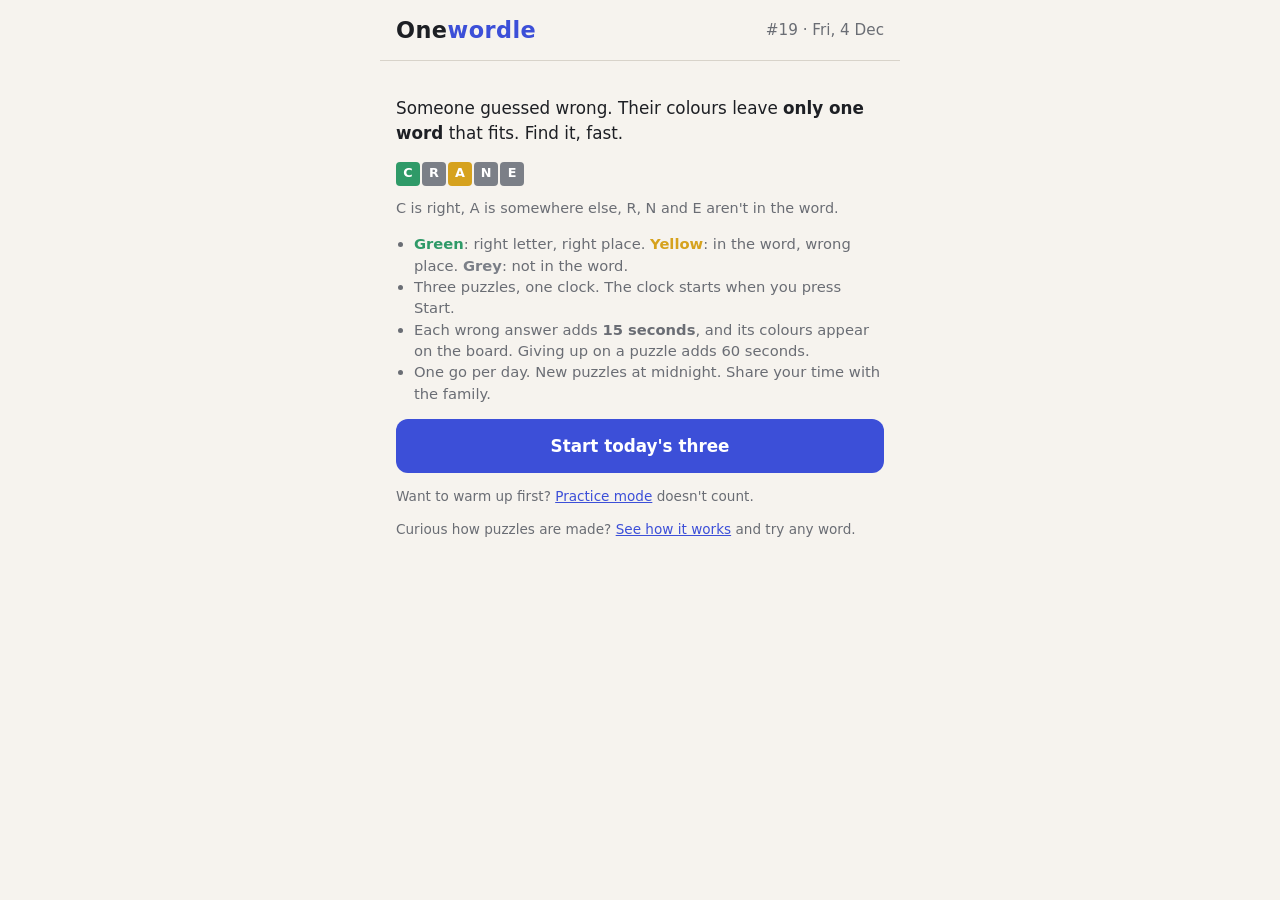
<file: docs/index.html>
<!doctype html>
<html lang="en">
<head>
<meta charset="utf-8">
<meta name="viewport" content="width=device-width, initial-scale=1, viewport-fit=cover">
<title>Onewordle</title>
<meta name="description" content="Three five-letter puzzles a day. One wrong guess, one possible answer. Fastest time wins.">
<meta property="og:title" content="Onewordle">
<meta property="og:description" content="One wrong guess, one possible answer. Three a day. Fastest time wins.">
<meta name="theme-color" content="#3c4fd8">
<link rel="icon" href="favicon.ico" sizes="48x48">
<link rel="apple-touch-icon" href="apple-touch-icon.png">
<link rel="stylesheet" href="style.css">
</head>
<body class="daily">
<header>
  <h1>One<span>wordle</span></h1>
  <div class="hud">
    <span id="dayLabel"></span>
    <span id="clock" class="clock" hidden>0:00</span>
  </div>
</header>

<section id="intro" class="panel">
  <p class="lead">Someone guessed wrong. Their colours leave <b>only one word</b> that fits. Find it, fast.</p>
  <div class="example" id="example"></div>
  <ul class="rules">
    <li><b class="g">Green</b>: right letter, right place. <b class="y">Yellow</b>: in the word, wrong place. <b class="x">Grey</b>: not in the word.</li>
    <li>Three puzzles, one clock. The clock starts when you press Start.</li>
    <li>Each wrong answer adds <b>15 seconds</b>, and its colours appear on the board. Giving up on a puzzle adds 60 seconds.</li>
    <li>One go per day. New puzzles at midnight. Share your time with the family.</li>
  </ul>
  <button id="start" class="primary big-btn">Start today's three</button>
  <p class="small muted">Want to warm up first? <a href="practice.html">Practice mode</a> doesn't count.</p>
  <p class="small muted">Curious how puzzles are made? <a href="how.html">See how it works</a> and try any word.</p>
</section>

<main id="play" hidden>
  <div class="progress" id="progress"></div>
  <div id="board"></div>
  <div id="msg" role="status" aria-live="polite"></div>
  <div id="kb"></div>
  <div class="row-actions"><button id="giveup">Give up on this one (+60s)</button></div>
</main>

<section id="done" class="panel" hidden>
  <div class="total"><span class="muted">Today's time</span><b id="total">0:00.0</b></div>
  <div id="splits"></div>
  <button id="share" class="primary big-btn">Share with the family</button>
  <pre id="shareText" class="share-text"></pre>
  <div class="mystats" id="mystats"></div>
  <p class="muted small" id="nextIn"></p>
  <p class="small"><a href="practice.html">Practice mode</a> · <a href="how.html">How it works</a></p>
</section>

<div id="toast" role="status" aria-live="polite" hidden></div>

<script src="words.js"></script>
<script src="schedule.js"></script>
<script src="today.js"></script>
</body>
</html>
</file>
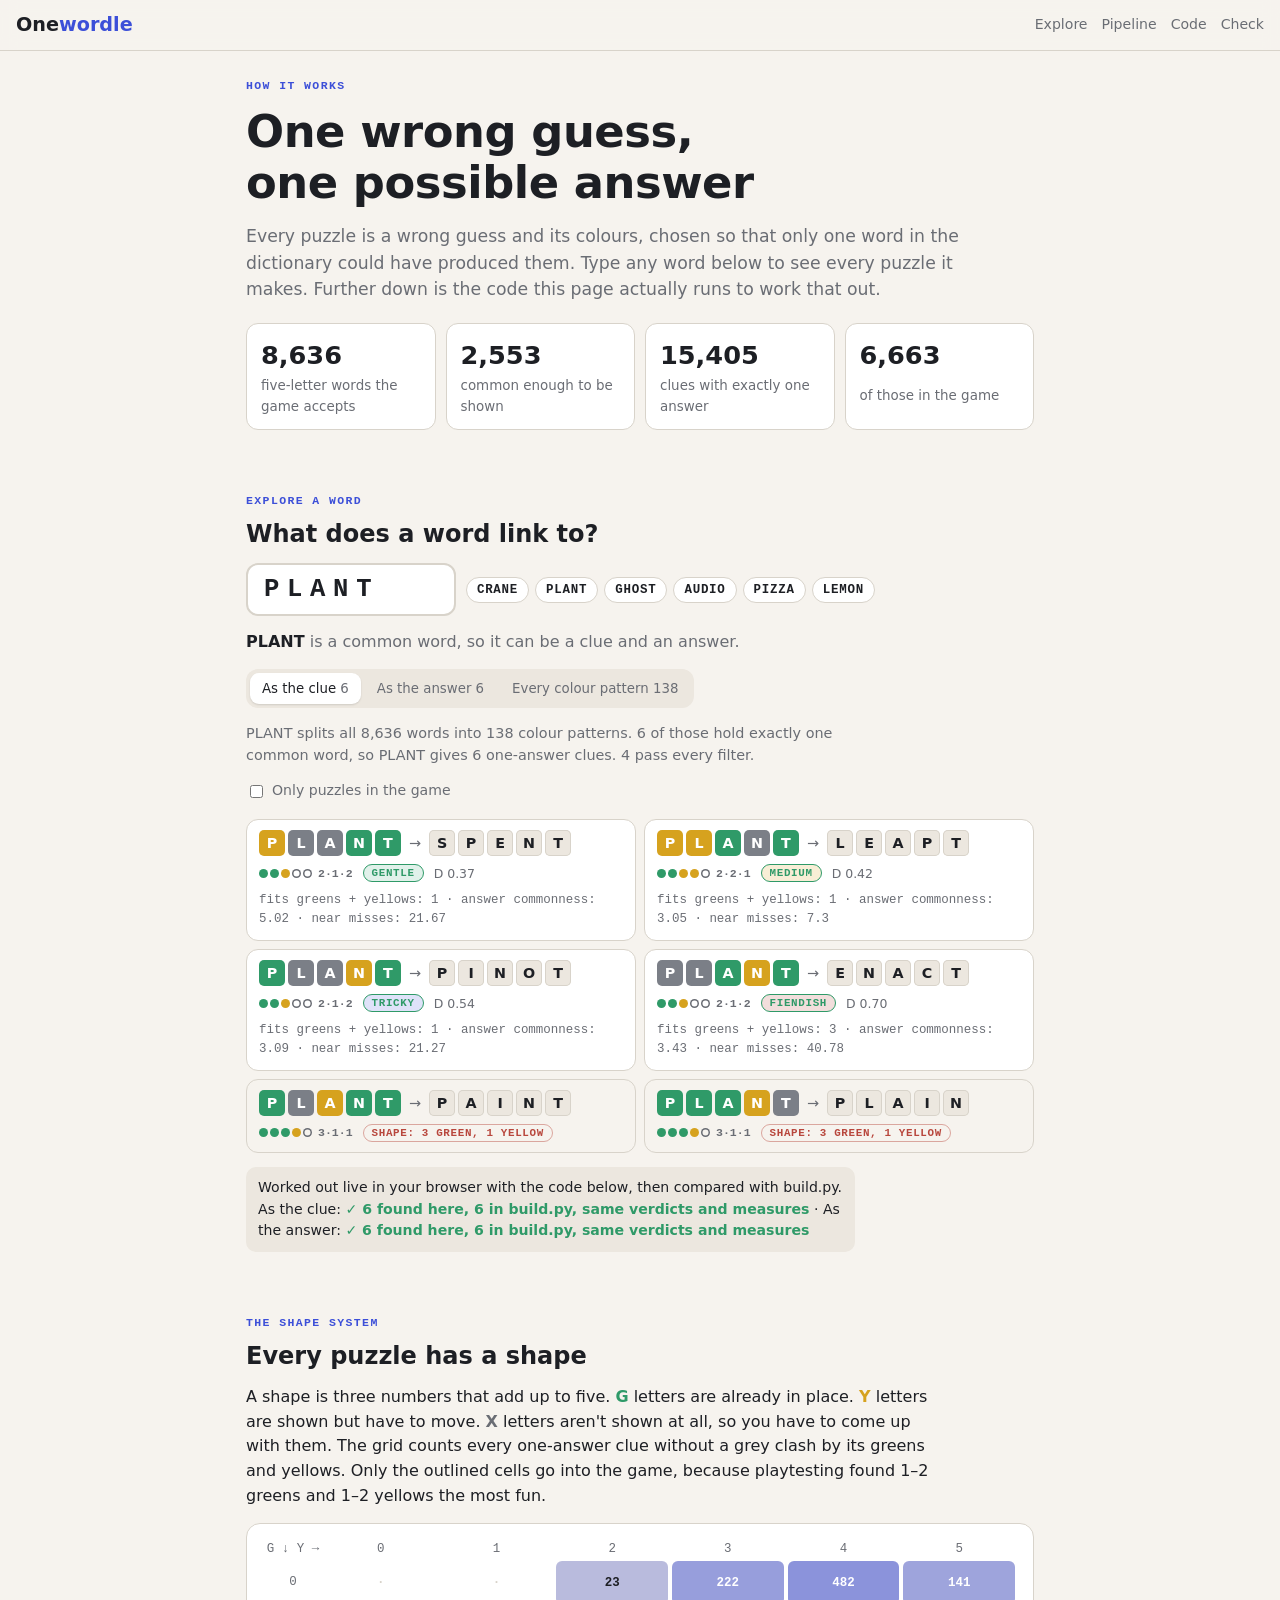
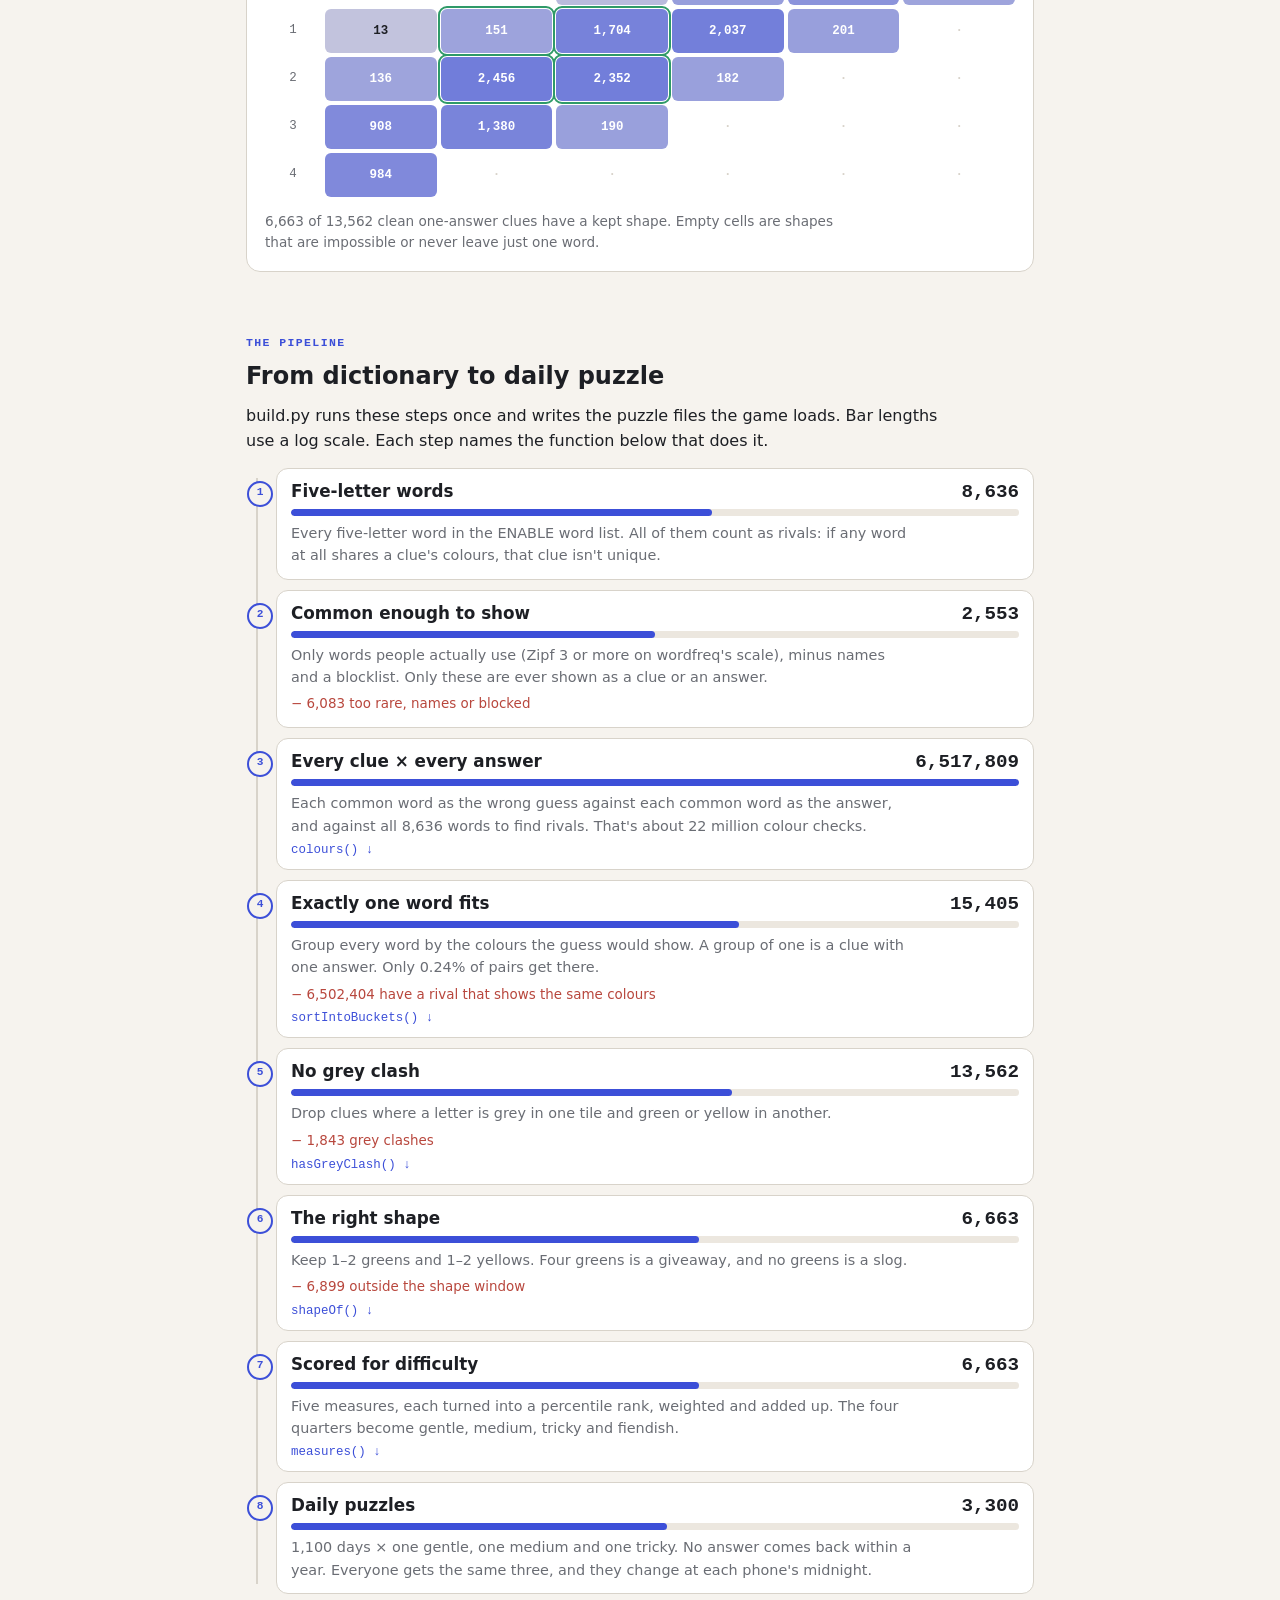
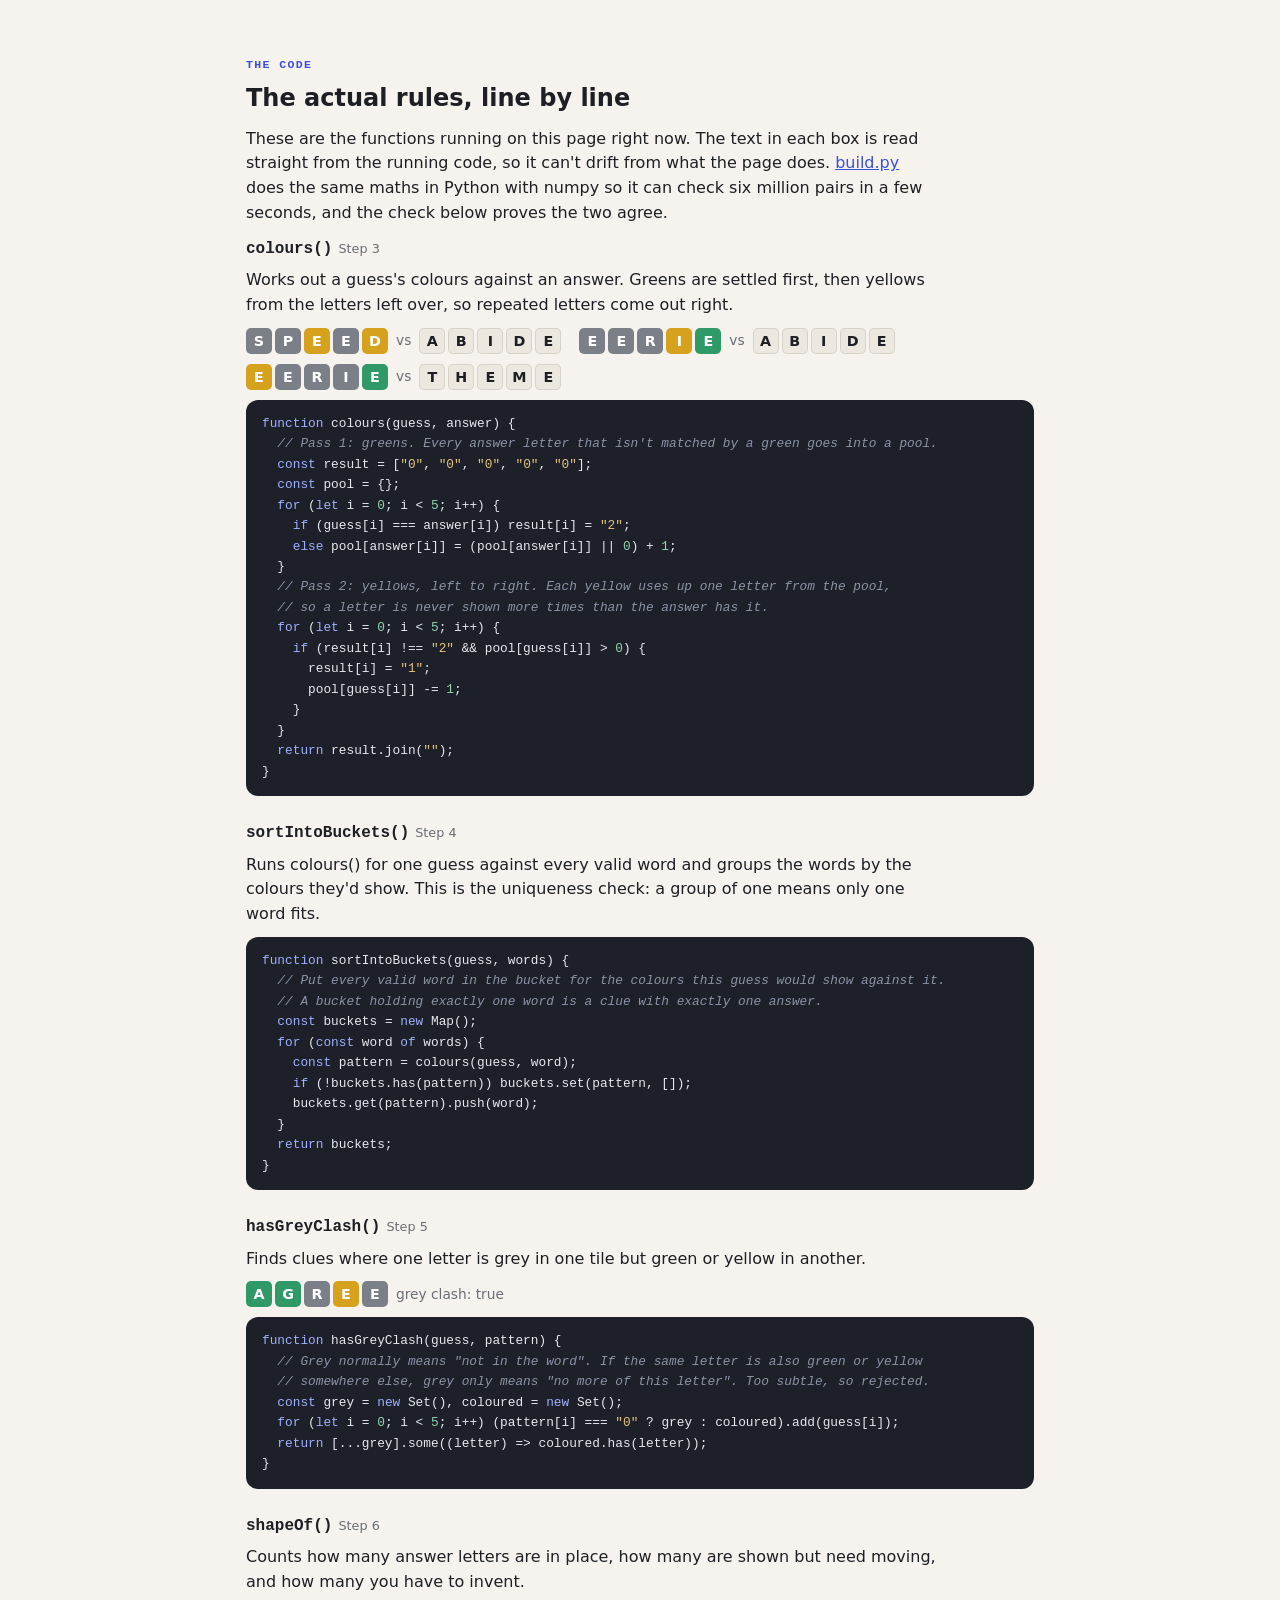
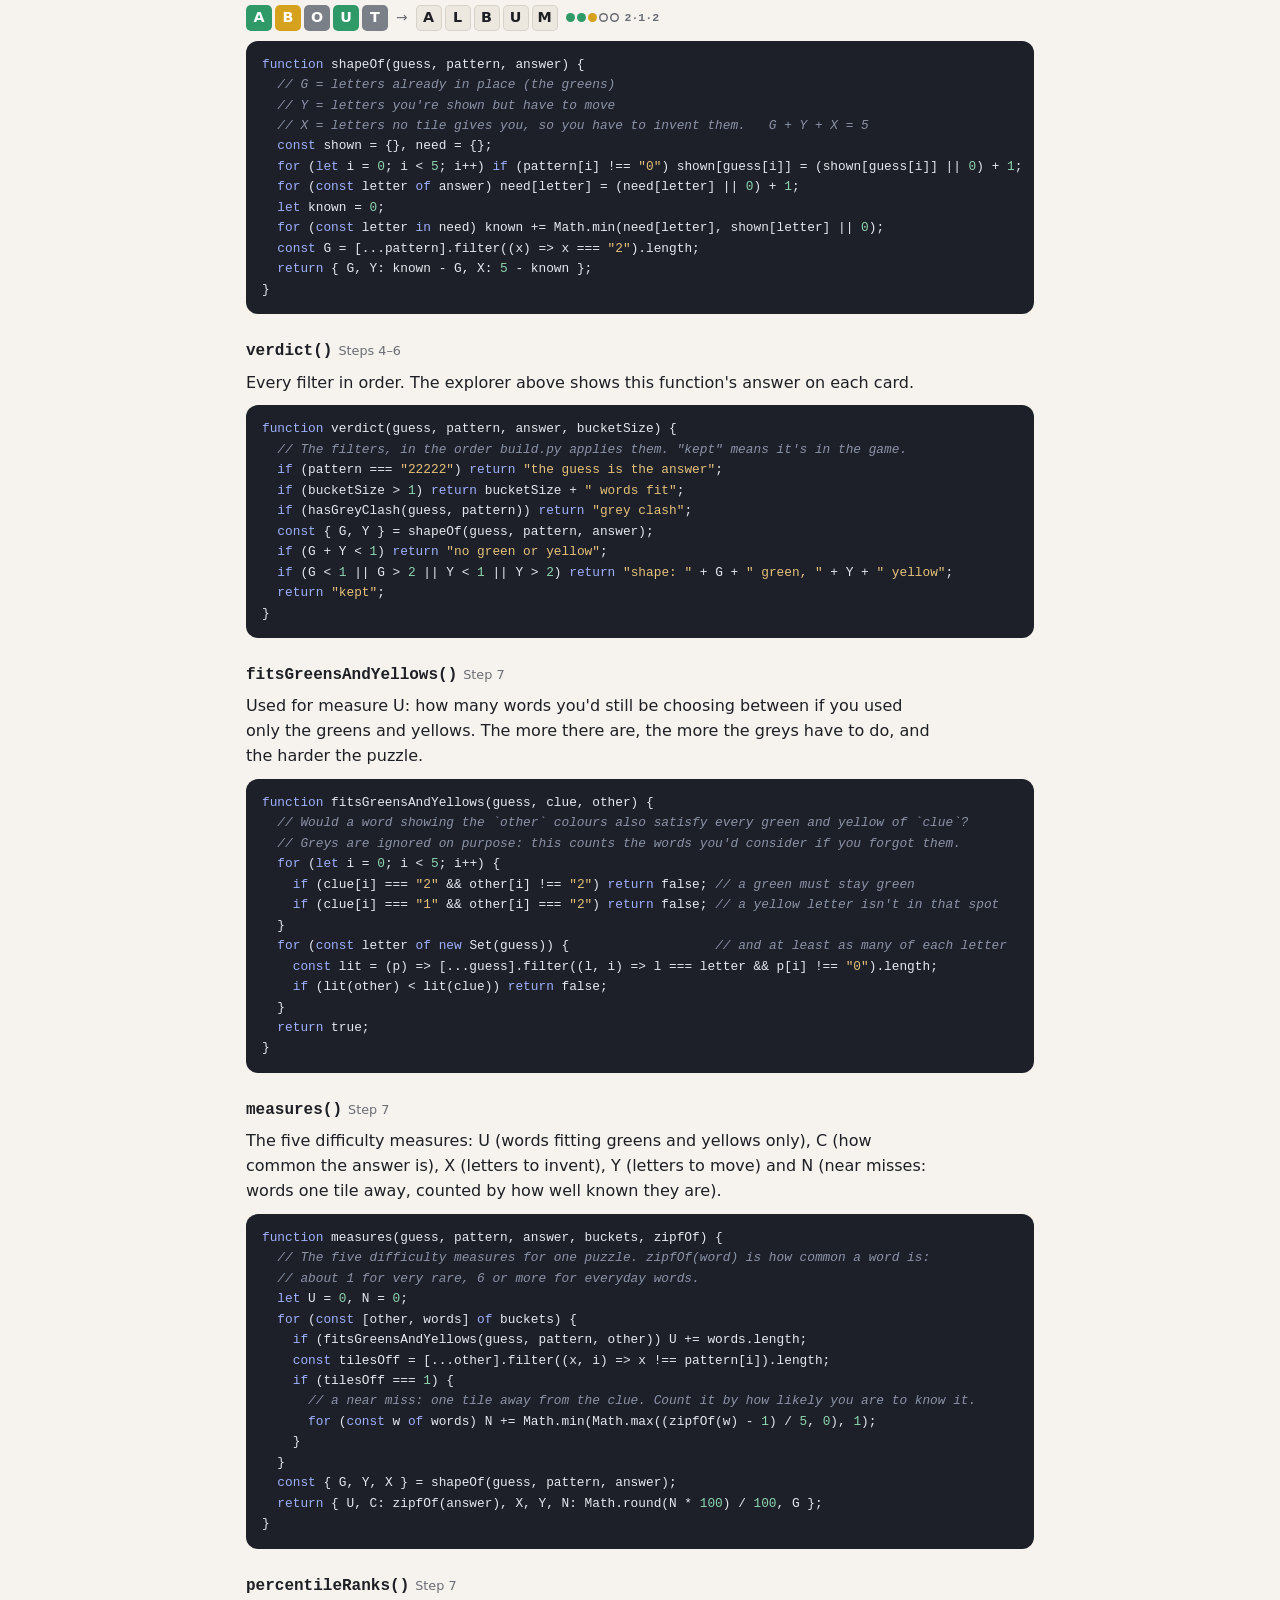
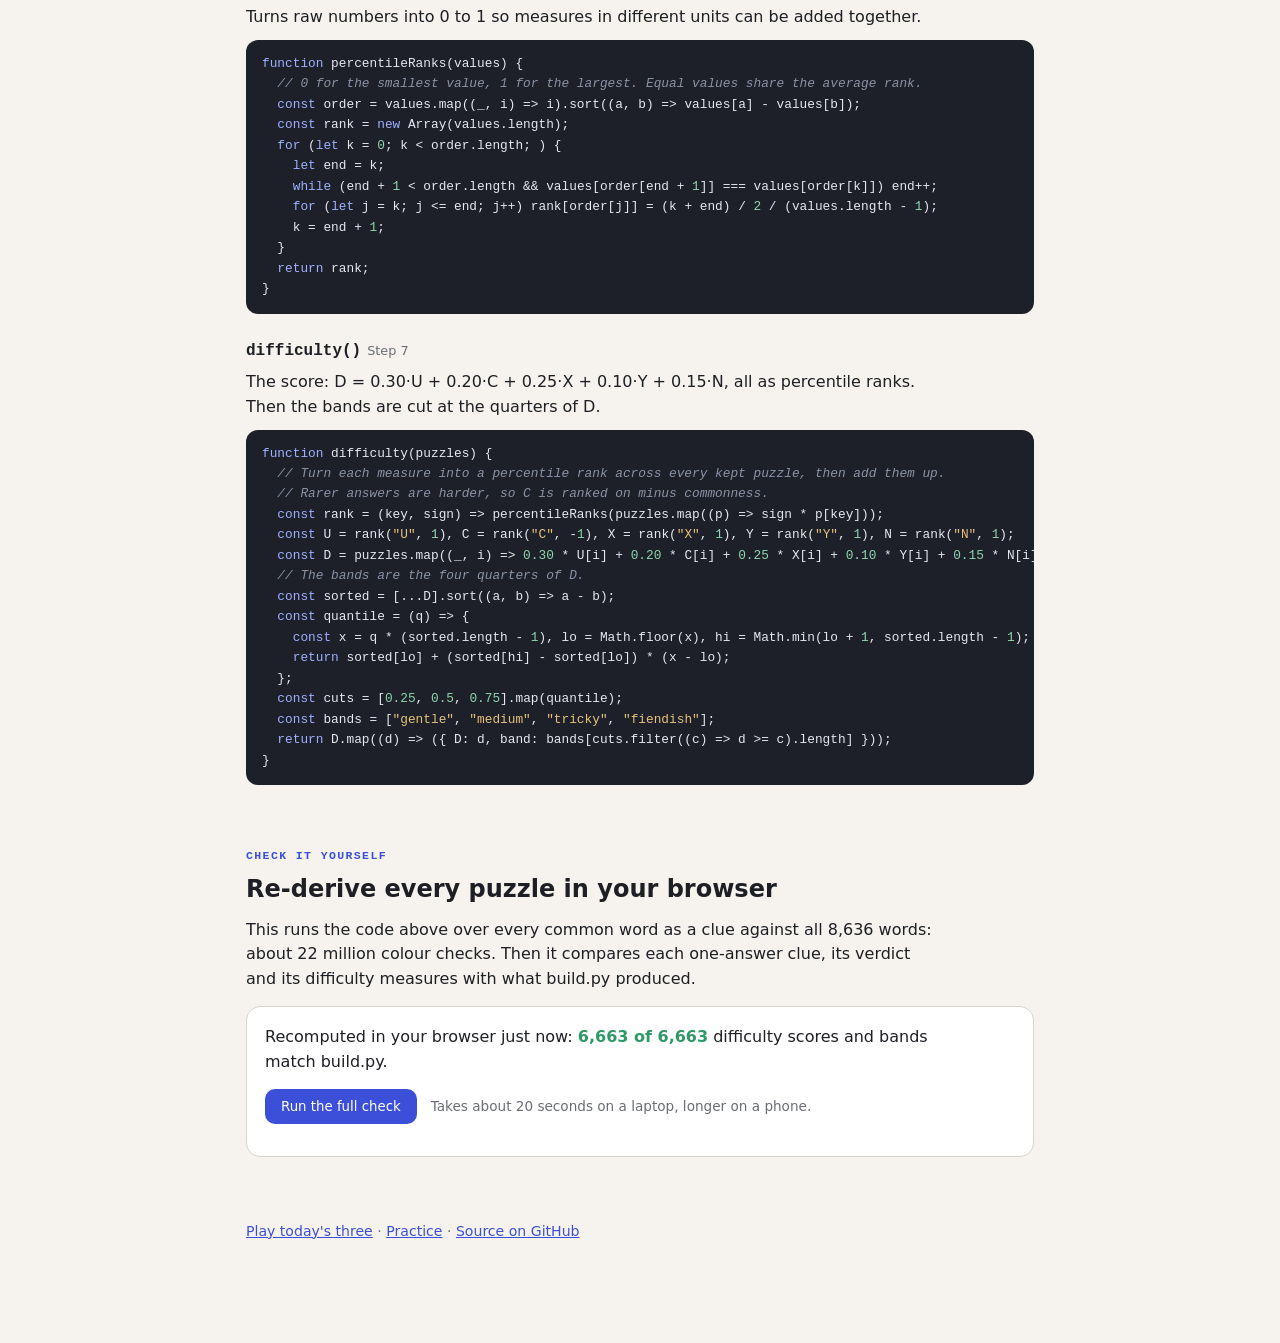
<file: docs/how.html>
<!doctype html>
<html lang="en">
<head>
<meta charset="utf-8">
<meta name="viewport" content="width=device-width, initial-scale=1, viewport-fit=cover">
<title>How Onewordle Works</title>
<meta name="description" content="Type any five-letter word and see every puzzle it makes, plus the exact code that builds and checks every Onewordle puzzle.">
<meta name="theme-color" content="#3c4fd8">
<link rel="icon" href="favicon.ico" sizes="48x48">
<link rel="apple-touch-icon" href="apple-touch-icon.png">
<link rel="stylesheet" href="how.css?v=3">
</head>
<body>
<header class="top">
  <a class="brand" href="./">One<span>wordle</span></a>
  <nav><a href="#explore">Explore</a><a href="#pipeline">Pipeline</a><a href="#code">Code</a><a href="#check">Check</a></nav>
</header>

<div class="wrap">
  <section class="hero">
    <p class="eyebrow">How it works</p>
    <h1>One wrong guess, one possible answer</h1>
    <p class="lead">Every puzzle is a wrong guess and its colours, chosen so that only one word in the dictionary could have produced them. Type any word below to see every puzzle it makes. Further down is the code this page actually runs to work that out.</p>
    <div class="stats" id="stats"></div>
  </section>

  <section id="explore">
    <p class="eyebrow">Explore a word</p>
    <h2>What does a word link to?</h2>
    <div class="finder">
      <input id="word" maxlength="5" autocomplete="off" autocapitalize="none" autocorrect="off" spellcheck="false" inputmode="text" aria-label="Five-letter word" placeholder="plant">
      <div class="chips" id="chips"></div>
    </div>
    <p class="wordinfo" id="wordInfo"></p>
    <div class="seg" role="tablist" id="tabs">
      <button role="tab" data-tab="clue" aria-selected="true">As the clue <span id="nClue"></span></button>
      <button role="tab" data-tab="answer" aria-selected="false">As the answer <span id="nAnswer"></span></button>
      <button role="tab" data-tab="buckets" aria-selected="false">Every colour pattern <span id="nBuckets"></span></button>
    </div>
    <p class="tabnote" id="tabNote"></p>
    <div class="filters" id="filters">
      <label><input type="checkbox" id="onlyKept"> Only puzzles in the game</label>
    </div>
    <div id="results" class="cards"></div>
    <button class="more" id="more" hidden>Show more</button>
    <p class="verify" id="verify"></p>
  </section>

  <section>
    <p class="eyebrow">The shape system</p>
    <h2>Every puzzle has a shape</h2>
    <p>A shape is three numbers that add up to five. <b class="g">G</b> letters are already in place. <b class="y">Y</b> letters are shown but have to move. <b class="x">X</b> letters aren't shown at all, so you have to come up with them. The grid counts every one-answer clue without a grey clash by its greens and yellows. Only the outlined cells go into the game, because playtesting found 1–2 greens and 1–2 yellows the most fun.</p>
    <div class="panel"><div class="scroll"><div class="shapegrid" id="shapeGrid"></div></div>
      <p class="small muted" id="shapeNote"></p></div>
  </section>

  <section id="pipeline">
    <p class="eyebrow">The pipeline</p>
    <h2>From dictionary to daily puzzle</h2>
    <p>build.py runs these steps once and writes the puzzle files the game loads. Bar lengths use a log scale. Each step names the function below that does it.</p>
    <ol class="rail" id="rail"></ol>
  </section>

  <section id="code">
    <p class="eyebrow">The code</p>
    <h2>The actual rules, line by line</h2>
    <p>These are the functions running on this page right now. The text in each box is read straight from the running code, so it can't drift from what the page does. <a href="https://github.com/gavinhaggis/onewordle/blob/main/build.py">build.py</a> does the same maths in Python with numpy so it can check six million pairs in a few seconds, and the check below proves the two agree.</p>
    <div id="fns" class="fns"></div>
  </section>

  <section id="check">
    <p class="eyebrow">Check it yourself</p>
    <h2>Re-derive every puzzle in your browser</h2>
    <p>This runs the code above over every common word as a clue against all 8,636 words: about 22 million colour checks. Then it compares each one-answer clue, its verdict and its difficulty measures with what build.py produced.</p>
    <div class="panel">
      <p id="scoreCheck"></p>
      <div class="auditrow"><button class="primary" id="audit">Run the full check</button><span class="muted small" id="auditNote">Takes about 20 seconds on a laptop, longer on a phone.</span></div>
      <div class="bar" id="auditBar" hidden><i></i></div>
      <p id="auditOut"></p>
    </div>
  </section>

  <footer>
    <a href="./">Play today's three</a> · <a href="practice.html">Practice</a> · <a href="https://github.com/gavinhaggis/onewordle">Source on GitHub</a>
  </footer>
</div>

<script src="words.js"></script>
<script src="how-data.js"></script>
<script src="schedule.js"></script>
<script src="rules.js?v=3"></script>
<script src="how.js?v=3"></script>
</body>
</html>
</file>
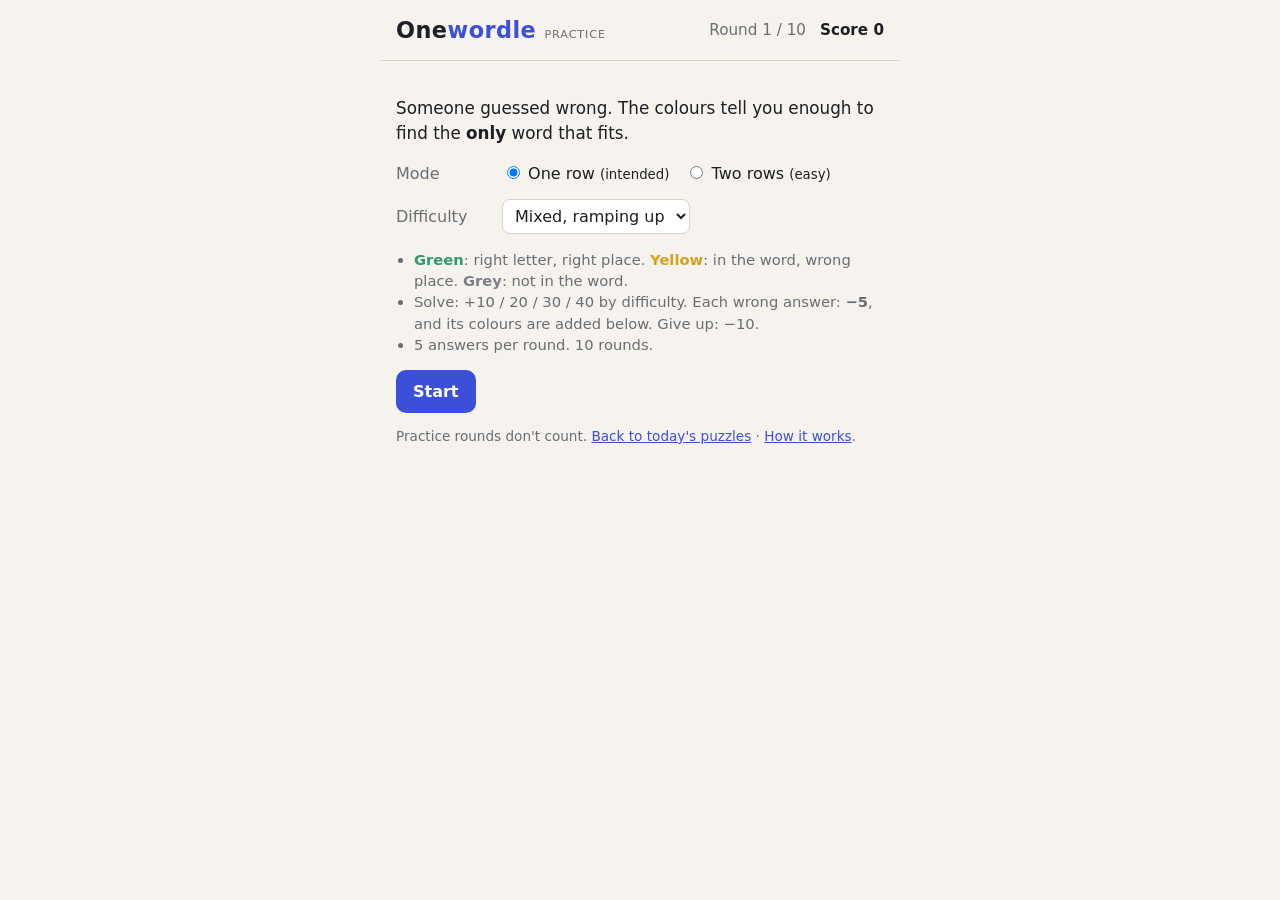
<file: docs/practice.html>
<!doctype html>
<html lang="en">
<head>
<meta charset="utf-8">
<meta name="viewport" content="width=device-width, initial-scale=1">
<title>Onewordle</title>
<link rel="icon" href="favicon.ico" sizes="48x48">
<link rel="apple-touch-icon" href="apple-touch-icon.png">
<link rel="stylesheet" href="style.css">
</head>
<body>
<header>
  <h1><a href="./" class="home">One<span>wordle</span></a> <small class="tagline">practice</small></h1>
  <div class="hud">
    <span id="round">Round 1 / 10</span>
    <span id="score">Score 0</span>
  </div>
</header>

<section id="setup" class="panel">
  <p class="lead">Someone guessed wrong. The colours tell you enough to find the <b>only</b> word that fits.</p>
  <div class="opt">
    <span class="lbl">Mode</span>
    <label><input type="radio" name="mode" value="one" checked> One row <small>(intended)</small></label>
    <label><input type="radio" name="mode" value="easy"> Two rows <small>(easy)</small></label>
  </div>
  <div class="opt">
    <span class="lbl">Difficulty</span>
    <select id="band">
      <option value="mixed">Mixed, ramping up</option>
      <option value="gentle">Gentle</option>
      <option value="medium">Medium</option>
      <option value="tricky">Tricky</option>
      <option value="fiendish">Fiendish</option>
    </select>
  </div>
  <ul class="rules">
    <li><b class="g">Green</b>: right letter, right place. <b class="y">Yellow</b>: in the word, wrong place. <b class="x">Grey</b>: not in the word.</li>
    <li>Solve: +10 / 20 / 30 / 40 by difficulty. Each wrong answer: <b>−5</b>, and its colours are added below. Give up: −10.</li>
    <li>5 answers per round. 10 rounds.</li>
  </ul>
  <button id="start" class="primary">Start</button>
  <p class="muted" style="font-size:.85rem">Practice rounds don't count. <a href="./">Back to today's puzzles</a> · <a href="how.html">How it works</a>.</p>
</section>

<main id="play" hidden>
  <div class="tag"><span id="bandTag"></span></div>
  <div id="board"></div>
  <div id="msg" role="status" aria-live="polite"></div>
  <div id="after" hidden>
    <div id="explain"></div>
    <button id="next" class="primary">Next round</button>
  </div>
  <div id="kb"></div>
  <div class="row-actions"><button id="giveup">Give up</button></div>
</main>

<section id="end" class="panel" hidden>
  <h2>Final score <span id="final"></span></h2>
  <table id="summary"></table>
  <button id="again" class="primary">Play again</button>
</section>

<script src="words.js"></script>
<script src="puzzles.js"></script>
<script src="app.js"></script>
</body>
</html>
</file>
<file: docs/style.css>
:root {
  --bg: #f6f3ee; --fg: #1d1f24; --muted: #6a6d74; --line: #d8d3ca; --card: #fff;
  --green: #2f9a68; --yellow: #d6a21e; --grey: #7b7f87; --accent: #3c4fd8;
  --key: #e4dfd6;
}
@media (prefers-color-scheme: dark) {
  :root { --bg: #15171b; --fg: #eceae6; --muted: #9a9ca3; --line: #2d3037; --card: #1e2126;
          --grey: #4a4e56; --key: #33373f; --accent: #8c9bff; }
}
* { box-sizing: border-box; }
body { margin: 0; background: var(--bg); color: var(--fg);
  font: 16px/1.45 -apple-system, "Segoe UI", system-ui, sans-serif; }
header { display: flex; justify-content: space-between; align-items: center;
  max-width: 520px; margin: 0 auto; padding: 14px 16px; border-bottom: 1px solid var(--line); }
h1 { margin: 0; font-size: 1.4rem; letter-spacing: .02em; }
h1 span { color: var(--accent); }
.hud { display: flex; gap: 14px; font-variant-numeric: tabular-nums; color: var(--muted); font-size: .95rem; }
#score { color: var(--fg); font-weight: 600; }
.panel, main { max-width: 520px; margin: 0 auto; padding: 18px 16px 32px; }
.lead { font-size: 1.05rem; }
.opt { display: flex; flex-wrap: wrap; gap: 10px 16px; align-items: center; margin: 14px 0; }
.lbl { width: 90px; color: var(--muted); }
select { font: inherit; padding: 6px 8px; border-radius: 8px; border: 1px solid var(--line); background: var(--card); color: var(--fg); }
.rules { padding-left: 18px; color: var(--muted); font-size: .92rem; }
.rules b.g { color: var(--green); } .rules b.y { color: var(--yellow); } .rules b.x { color: var(--grey); }
button { font: inherit; cursor: pointer; border-radius: 10px; border: 1px solid var(--line);
  background: var(--card); color: var(--fg); padding: 9px 16px; }
button.primary { background: var(--accent); color: #fff; border-color: transparent; font-weight: 600; }
.tag { text-align: center; margin-bottom: 10px; }
#bandTag { display: inline-block; font-size: .8rem; text-transform: uppercase; letter-spacing: .08em;
  color: var(--muted); border: 1px solid var(--line); border-radius: 99px; padding: 2px 10px; }

#board { display: grid; gap: 6px; justify-content: center; }
.row { display: grid; grid-template-columns: repeat(5, 54px); gap: 6px; position: relative; }
.row .cap { position: absolute; left: -70px; top: 50%; transform: translateY(-50%); width: 64px;
  text-align: right; font-size: .7rem; color: var(--muted); text-transform: uppercase; letter-spacing: .05em; }
.tile { width: 54px; height: 54px; display: grid; place-items: center; font-weight: 700; font-size: 1.6rem;
  text-transform: uppercase; border: 2px solid var(--line); border-radius: 8px; background: var(--card); }
.tile.s0, .tile.s1, .tile.s2 { color: #fff; border-color: transparent; }
.tile.s0 { background: var(--grey); } .tile.s1 { background: var(--yellow); } .tile.s2 { background: var(--green); }
.tile.filled { border-color: var(--muted); }
.divider { height: 1px; background: var(--line); margin: 6px 0; }
.row.input .tile.cursor { border-color: var(--accent); }
.shake { animation: shake .3s; }
@keyframes shake { 25% { transform: translateX(-6px); } 75% { transform: translateX(6px); } }

#msg { min-height: 1.6em; text-align: center; margin: 10px 0 4px; font-weight: 600; }
#msg.good { color: var(--green); } #msg.bad { color: #c8473d; }
#after { text-align: center; margin: 6px 0 14px; }
#explain { font-size: .88rem; color: var(--muted); margin-bottom: 10px; }
#explain b { color: var(--fg); }

#kb { margin-top: 14px; display: grid; gap: 6px; }
.kbrow { display: flex; justify-content: center; gap: 5px; }
.key { min-width: 0; flex: 1; max-width: 42px; height: 50px; padding: 0; border: 0; border-radius: 6px;
  background: var(--key); font-weight: 600; text-transform: uppercase; }
.key.wide { max-width: 66px; font-size: .75rem; }
.key.s0 { background: transparent; color: transparent; box-shadow: inset 0 0 0 1px var(--line); }
.key.s1 { background: var(--yellow); color: #fff; } .key.s2 { background: var(--green); color: #fff; }
.row-actions { text-align: center; margin-top: 14px; }
#giveup { color: var(--muted); font-size: .85rem; padding: 6px 12px; }

#summary { width: 100%; border-collapse: collapse; margin: 10px 0 18px; font-size: .92rem; }
#summary td { padding: 6px 4px; border-bottom: 1px solid var(--line); }
#summary td:last-child { text-align: right; font-variant-numeric: tabular-nums; }
.pos { color: var(--green); } .neg { color: #c8473d; }

@media (max-width: 420px) {
  .row { grid-template-columns: repeat(5, 48px); }
  .tile { width: 48px; height: 48px; font-size: 1.4rem; }
  .row .cap { display: none; }
}

/* ---------- daily */
a { color: var(--accent); }
.home { color: inherit; text-decoration: none; }
.tagline { font-size: .7rem; font-weight: 500; color: var(--muted); text-transform: uppercase; letter-spacing: .08em; }
.small { font-size: .85rem; } .muted { color: var(--muted); }
.big-btn { width: 100%; padding: 14px 16px; font-size: 1.05rem; border-radius: 12px; }
.clock { font: 700 1.35rem/1 ui-monospace, Menlo, monospace; color: var(--fg); font-variant-numeric: tabular-nums; }
.clock.bump { animation: bump .5s; }
@keyframes bump { 30% { color: #c8473d; transform: scale(1.15); } }
.example { margin: 6px 0 4px; }
.ex-row { display: flex; gap: 12px; align-items: center; flex-wrap: wrap; font-size: .9rem; }
.mini { display: inline-flex; gap: 2px; }
.mini i { font-style: normal; width: 24px; height: 24px; display: grid; place-items: center; border-radius: 4px;
  color: #fff; font-weight: 700; font-size: .8rem; text-transform: uppercase; }
.mini i.s0 { background: var(--grey); } .mini i.s1 { background: var(--yellow); } .mini i.s2 { background: var(--green); }
.progress { display: flex; justify-content: center; gap: 8px; margin-bottom: 12px; }
.dot { display: grid; justify-items: center; font-weight: 700; font-size: .85rem; color: var(--muted);
  border: 1px solid var(--line); border-radius: 10px; padding: 4px 12px; min-width: 70px; }
.dot small { font-weight: 500; font-size: .65rem; text-transform: uppercase; letter-spacing: .06em; }
.dot.now { border-color: var(--accent); color: var(--fg); }
.dot.done { background: var(--green); border-color: transparent; color: #fff; }
.total { display: grid; justify-items: center; gap: 2px; margin: 4px 0 14px; }
.total b { font: 700 3rem/1 ui-monospace, Menlo, monospace; font-variant-numeric: tabular-nums; }
#splits { display: grid; gap: 8px; margin-bottom: 16px; }
.split { display: flex; flex-wrap: wrap; align-items: center; gap: 6px 10px; padding: 10px 12px; border: 1px solid var(--line);
  border-radius: 10px; background: var(--card); font-size: .85rem; }
.split .band { width: 64px; font-size: .68rem; text-transform: uppercase; letter-spacing: .06em; color: var(--muted); }
.split b { margin-left: auto; font: 700 1rem ui-monospace, Menlo, monospace; font-variant-numeric: tabular-nums; }
.split .arrow { color: var(--muted); }
.share-text { white-space: pre-wrap; font: .85rem/1.5 ui-monospace, Menlo, monospace; background: var(--card);
  border: 1px dashed var(--line); border-radius: 10px; padding: 10px 12px; margin: 12px 0; user-select: all; }
.mystats { display: grid; grid-template-columns: repeat(4, 1fr); gap: 6px; margin: 8px 0 10px; text-align: center; }
.mystats div { display: grid; gap: 2px; }
.mystats b { font-size: 1.15rem; font-variant-numeric: tabular-nums; }
.mystats span { font-size: .68rem; color: var(--muted); text-transform: uppercase; letter-spacing: .05em; }
#toast { position: fixed; left: 50%; bottom: calc(24px + env(safe-area-inset-bottom, 0px)); transform: translateX(-50%);
  background: var(--fg); color: var(--bg); padding: 10px 16px; border-radius: 10px; font-size: .9rem; font-weight: 600; z-index: 5; }
body.daily header { position: sticky; top: 0; background: var(--bg); z-index: 3; }
</file>
<file: docs/how.css>
/* How it works: one reading column; the explorer and code boxes are the two dense parts. */
:root {
  --bg: #f6f3ee; --fg: #1d1f24; --muted: #6a6d74; --line: #d8d3ca; --card: #fff; --soft: #ece7df;
  --green: #2f9a68; --yellow: #d6a21e; --grey: #7b7f87; --accent: #3c4fd8; --drop: #b8473d;
  --code-bg: #1d2029; --code-fg: #e6e8ef; --code-com: #8b93a7; --code-str: #e6c27a; --code-kw: #9fb0ff; --code-num: #8fd6b0;
  --mono: ui-monospace, "SF Mono", Menlo, Consolas, monospace;
}
@media (prefers-color-scheme: dark) {
  :root:not([data-theme="light"]) { --bg: #15171b; --fg: #eceae6; --muted: #9a9ca3; --line: #2d3037; --card: #1e2126;
    --soft: #262a31; --grey: #4a4e56; --accent: #8c9bff; --drop: #e0796f; --code-bg: #0f1116; color-scheme: dark; }
}
:root[data-theme="dark"] { --bg: #15171b; --fg: #eceae6; --muted: #9a9ca3; --line: #2d3037; --card: #1e2126;
  --soft: #262a31; --grey: #4a4e56; --accent: #8c9bff; --drop: #e0796f; --code-bg: #0f1116; color-scheme: dark; }

* { box-sizing: border-box; }
html { scroll-behavior: smooth; scroll-padding-top: 64px; }
body { margin: 0; background: var(--bg); color: var(--fg); font: 16px/1.55 -apple-system, "Segoe UI", system-ui, sans-serif; }
a { color: var(--accent); }
.top { position: sticky; top: 0; z-index: 5; display: flex; justify-content: space-between; align-items: center; gap: 12px;
  padding: 10px max(16px, env(safe-area-inset-left)); background: color-mix(in srgb, var(--bg) 92%, transparent);
  backdrop-filter: blur(8px); border-bottom: 1px solid var(--line); }
.brand { font-weight: 700; font-size: 1.2rem; color: var(--fg); text-decoration: none; }
.brand span { color: var(--accent); }
.top nav { display: flex; gap: 14px; font-size: .88rem; }
.top nav a { color: var(--muted); text-decoration: none; }
.top nav a:hover { color: var(--fg); }
@media (max-width: 420px) { .top nav { gap: 10px; font-size: .8rem; } }

.wrap { max-width: 820px; margin: 0 auto; padding: 28px 16px 80px; display: grid; gap: 64px; }
section { display: grid; gap: 14px; min-width: 0; }
h1, h2, h3 { margin: 0; line-height: 1.15; text-wrap: balance; }
h1 { font-size: clamp(1.9rem, 6vw, 2.8rem); letter-spacing: -.01em; }
h2 { font-size: 1.5rem; }
h3 { font-size: 1.05rem; }
p { margin: 0; max-width: 68ch; }
.lead { font-size: 1.08rem; color: var(--muted); }
.eyebrow { margin: 0; font: 600 .72rem var(--mono); letter-spacing: .12em; text-transform: uppercase; color: var(--accent); }
.muted { color: var(--muted); } .small { font-size: .85rem; }
b.g { color: var(--green); } b.y { color: var(--yellow); } b.x { color: var(--muted); }
.panel { background: var(--card); border: 1px solid var(--line); border-radius: 14px; padding: 18px; display: grid; gap: 14px; min-width: 0; }
.scroll { overflow-x: auto; min-width: 0; }
.panel > * { min-width: 0; }

/* stats */
.stats { display: grid; grid-template-columns: repeat(auto-fit, minmax(150px, 1fr)); gap: 10px; margin-top: 6px; }
.stat { background: var(--card); border: 1px solid var(--line); border-radius: 12px; padding: 12px 14px; display: grid; }
.stat b { font-size: 1.6rem; font-variant-numeric: tabular-nums; }
.stat span { color: var(--muted); font-size: .84rem; }

/* tiles */
.tiles { display: inline-flex; gap: 3px; vertical-align: middle; flex: none; }
.t { --ts: 26px; width: var(--ts); height: var(--ts); display: grid; place-items: center; border-radius: 5px;
  font: 700 calc(var(--ts) * .55)/1 -apple-system, system-ui, sans-serif; text-transform: uppercase; color: #fff; }
.t.s0 { background: var(--grey); } .t.s1 { background: var(--yellow); } .t.s2 { background: var(--green); }
.t.plain { background: var(--soft); color: var(--fg); box-shadow: inset 0 0 0 1px var(--line); }
.t.hidden { background: repeating-linear-gradient(135deg, var(--soft) 0 4px, var(--line) 4px 6px); color: var(--muted); }
.lg .t { --ts: 40px; }

/* explorer */
.finder { display: flex; flex-wrap: wrap; gap: 10px; align-items: center; }
#word { font: 700 1.6rem/1 var(--mono); letter-spacing: .3em; text-transform: uppercase; width: 8.2em; padding: 10px 12px 10px 16px;
  border-radius: 12px; border: 2px solid var(--line); background: var(--card); color: var(--fg); }
#word:focus { outline: none; border-color: var(--accent); }
.chips { display: flex; flex-wrap: wrap; gap: 6px; }
.chip { font: 600 .78rem var(--mono); text-transform: uppercase; letter-spacing: .06em; padding: 5px 10px; border-radius: 99px;
  border: 1px solid var(--line); background: var(--card); color: var(--fg); cursor: pointer; }
.wordinfo { color: var(--muted); min-height: 1.5em; }
.wordinfo b { color: var(--fg); }
.seg { display: flex; flex-wrap: wrap; gap: 4px; padding: 4px; background: var(--soft); border-radius: 12px; justify-self: start; max-width: 100%; }
.seg button { border: 0; background: transparent; color: var(--muted); font: 600 .86rem/1.2 inherit; font-family: inherit;
  padding: 8px 12px; border-radius: 9px; cursor: pointer; }
.seg button[aria-selected="true"] { background: var(--card); color: var(--fg); box-shadow: 0 1px 2px rgb(0 0 0 / .12); }
.seg button span { font-weight: 500; color: var(--muted); font-variant-numeric: tabular-nums; }
.tabnote { color: var(--muted); font-size: .9rem; }
.filters { font-size: .88rem; color: var(--muted); }
.filters label { display: inline-flex; gap: 6px; align-items: center; cursor: pointer; }

.cards { display: grid; grid-template-columns: repeat(auto-fill, minmax(290px, 1fr)); gap: 8px; }
.card { background: var(--card); border: 1px solid var(--line); border-radius: 12px; padding: 10px 12px; display: grid; gap: 8px; min-width: 0; }
.card.out { background: transparent; }
.pair { display: flex; align-items: center; gap: 8px; }
.pair .arrow { color: var(--muted); font-size: .9rem; }
.pair button.tiles { border: 0; padding: 0; background: none; cursor: pointer; border-radius: 6px; }
.pair button.tiles:hover .t { filter: brightness(1.08); }
.meta { display: flex; flex-wrap: wrap; gap: 6px 10px; align-items: center; font-size: .78rem; color: var(--muted); }
.pill { font: 600 .68rem var(--mono); text-transform: uppercase; letter-spacing: .06em; padding: 2px 8px; border-radius: 99px; border: 1px solid var(--line); }
.pill.kept { border-color: var(--green); color: var(--green); }
.pill.cut { color: var(--drop); border-color: color-mix(in srgb, var(--drop) 45%, transparent); }
.pill.band-gentle { background: color-mix(in srgb, var(--green) 14%, transparent); }
.pill.band-medium { background: color-mix(in srgb, var(--yellow) 18%, transparent); }
.pill.band-tricky { background: color-mix(in srgb, var(--accent) 16%, transparent); }
.pill.band-fiendish { background: color-mix(in srgb, var(--drop) 18%, transparent); }
.shape { display: inline-flex; gap: 2px; align-items: center; }
.shape i { width: 9px; height: 9px; border-radius: 50%; display: inline-block; }
.shape i.g { background: var(--green); } .shape i.y { background: var(--yellow); } .shape i.x { box-shadow: inset 0 0 0 1.5px var(--muted); }
.shape em { font: 600 .72rem var(--mono); font-style: normal; margin-left: 4px; }
.why { font-size: .78rem; color: var(--muted); font-family: var(--mono); }

.bucket { display: grid; grid-template-columns: auto 1fr; gap: 6px 12px; align-items: center; padding: 8px 10px;
  border-radius: 10px; background: var(--card); border: 1px solid var(--line); }
.bucket.one { border-color: var(--green); }
.bucket .n { font: 700 .95rem var(--mono); font-variant-numeric: tabular-nums; }
.bucket .ws { grid-column: 1 / -1; font: .78rem/1.6 var(--mono); color: var(--muted); text-transform: uppercase; word-spacing: .3em; overflow-wrap: anywhere; }
.bucket .ws b { color: var(--fg); }
.bucketlist { display: grid; gap: 6px; grid-template-columns: repeat(auto-fill, minmax(290px, 1fr)); }
.more { justify-self: start; border: 1px solid var(--line); background: var(--card); color: var(--fg); border-radius: 10px; padding: 8px 14px; font: inherit; cursor: pointer; }
.verify { font-size: .88rem; padding: 10px 12px; border-radius: 10px; background: var(--soft); }
.verify:empty { display: none; }
.ok { color: var(--green); font-weight: 700; } .no { color: var(--drop); font-weight: 700; }
.empty { color: var(--muted); padding: 16px; border: 1px dashed var(--line); border-radius: 12px; }

/* shape grid */
.shapegrid { display: grid; grid-template-columns: 56px repeat(6, minmax(36px, 1fr)); gap: 4px; min-width: 280px; font-size: .78rem; }
@media (max-width: 420px) { .cell { font-size: .66rem; height: 38px; } .shapegrid .h { font-size: .66rem; } }
.shapegrid .h { display: grid; place-items: center; color: var(--muted); font-family: var(--mono); text-align: center; line-height: 1.2; }
.cell { height: 44px; border-radius: 6px; display: grid; place-items: center; font: 600 .78rem var(--mono); font-variant-numeric: tabular-nums;
  background: color-mix(in srgb, var(--accent) calc(var(--a) * 70%), var(--soft)); color: var(--fg); }
.cell.dark { color: #fff; }
.cell.keep { outline: 2px solid var(--green); outline-offset: 1px; }
.cell.none { background: transparent; color: var(--line); }

/* pipeline */
.rail { list-style: none; margin: 0; padding: 0 0 0 30px; position: relative; display: grid; gap: 10px; counter-reset: s; }
.rail::before { content: ""; position: absolute; left: 10px; top: 10px; bottom: 10px; width: 2px; background: var(--line); }
.rail li { position: relative; background: var(--card); border: 1px solid var(--line); border-radius: 12px; padding: 12px 14px; display: grid; gap: 6px; counter-increment: s; }
.rail li::before { content: counter(s); position: absolute; left: -30px; top: 12px; width: 22px; height: 22px; border-radius: 50%;
  background: var(--bg); border: 2px solid var(--accent); color: var(--accent); font: 600 .7rem/18px var(--mono); text-align: center; }
.rail .head { display: flex; justify-content: space-between; gap: 10px; align-items: baseline; flex-wrap: wrap; }
.rail .count { font: 700 1.2rem var(--mono); font-variant-numeric: tabular-nums; }
.rail p { color: var(--muted); font-size: .9rem; }
.rail .fn { font: .78rem var(--mono); color: var(--accent); text-decoration: none; }
.rail .drop { color: var(--drop); font-size: .84rem; }
.bar { height: 7px; border-radius: 4px; background: var(--soft); overflow: hidden; }
.bar i { display: block; height: 100%; width: 0; background: var(--accent); border-radius: 4px; transition: width .2s; }

/* code */
.fns { display: grid; gap: 28px; counter-reset: f; }
.fn-block { display: grid; gap: 10px; min-width: 0; }
.fn-block h3 { font-family: var(--mono); font-size: 1rem; }
.fn-block h3 small { font-family: -apple-system, system-ui, sans-serif; font-weight: 500; color: var(--muted); font-size: .8rem; margin-left: 6px; }
.fn-block .demo { display: flex; flex-wrap: wrap; gap: 10px 18px; font-size: .86rem; color: var(--muted); }
.fn-block .demo > span { display: inline-flex; flex-wrap: wrap; gap: 8px; align-items: center; }
.fn-block > * { min-width: 0; }
pre.code { margin: 0; background: var(--code-bg); color: var(--code-fg); border-radius: 12px; padding: 14px 16px; overflow-x: auto;
  font: .8rem/1.6 var(--mono); tab-size: 2; }
pre.code .c { color: var(--code-com); font-style: italic; }
pre.code .s { color: var(--code-str); }
pre.code .k { color: var(--code-kw); }
pre.code .n { color: var(--code-num); }

/* check */
.auditrow { display: flex; flex-wrap: wrap; gap: 10px 14px; align-items: center; }
button.primary { font: 600 .95rem inherit; font-family: inherit; background: var(--accent); color: #fff; border: 0; border-radius: 10px; padding: 10px 16px; cursor: pointer; }
button:focus-visible, input:focus-visible { outline: 2px solid var(--accent); outline-offset: 2px; }
footer { color: var(--muted); font-size: .88rem; }
</file>
